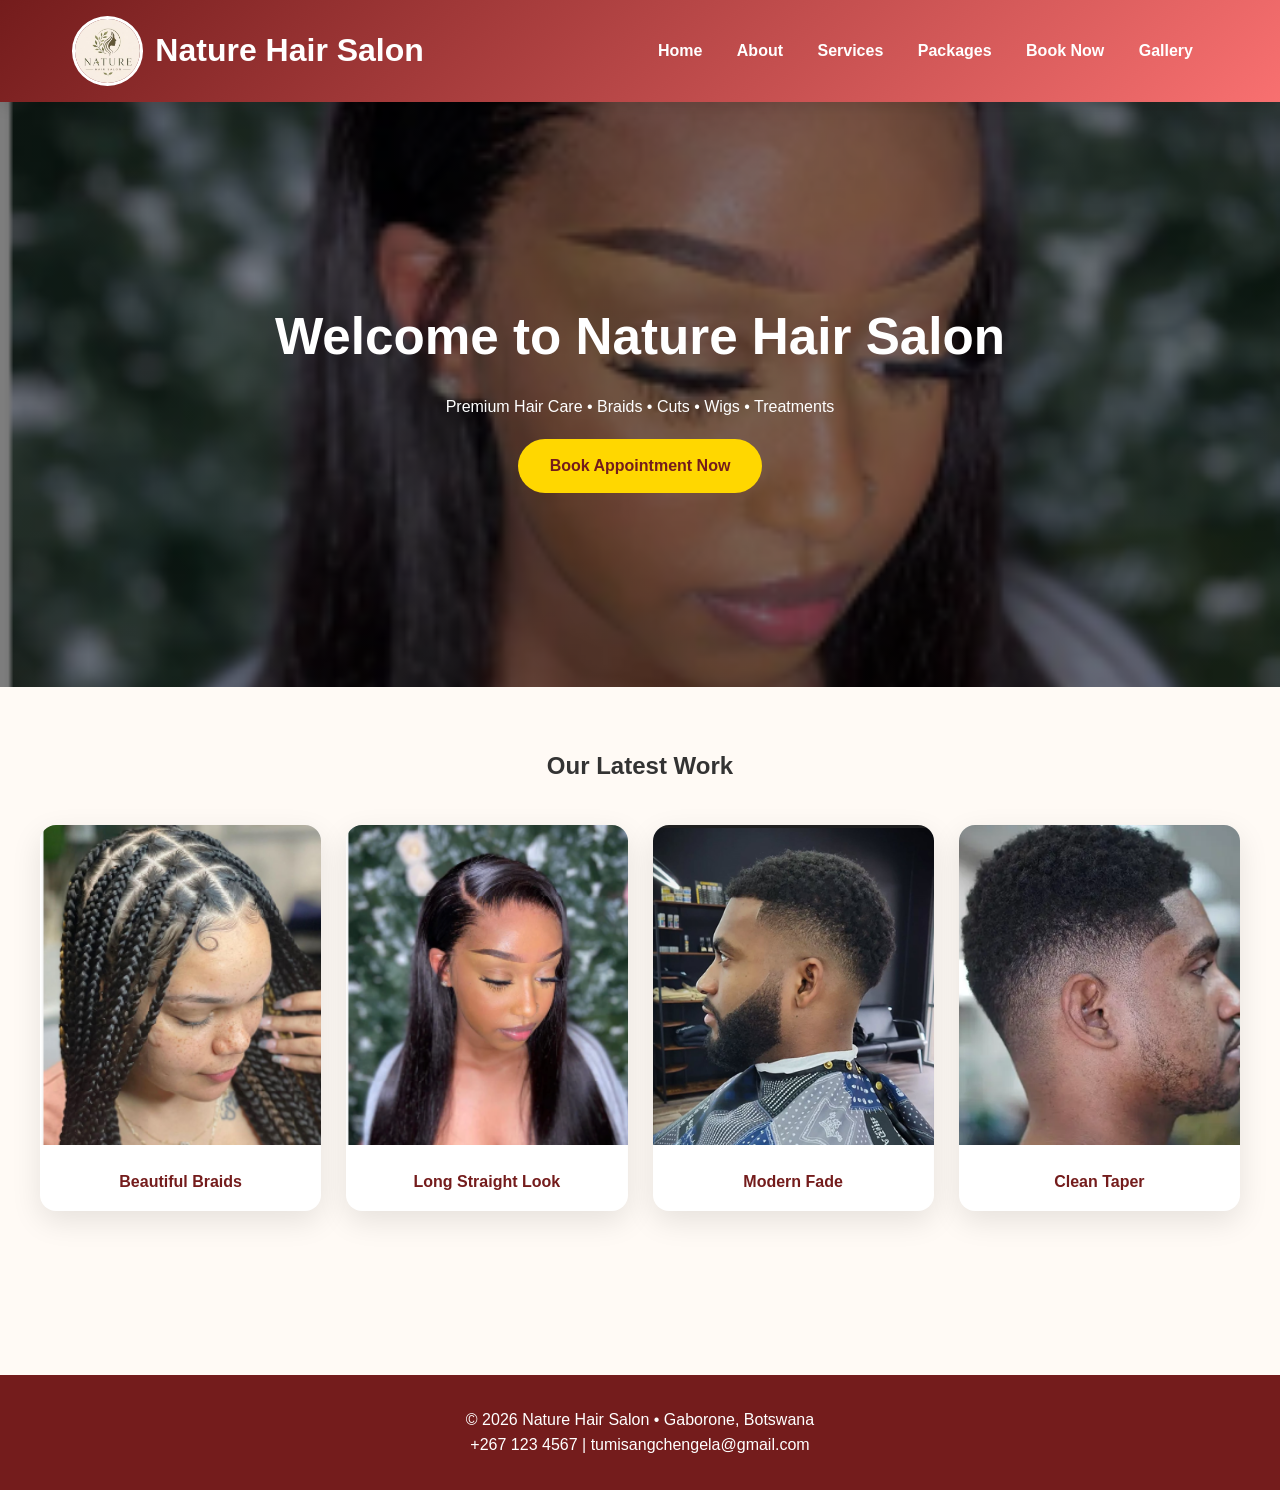
<file: index.html>
<!DOCTYPE html>
<html lang="en">
<head>
    <meta charset="UTF-8">
    <meta name="viewport" content="width=device-width, initial-scale=1.0">
    <title>Nature Hair Salon | Gaborone</title>
    
   <!-- Bootstrap JavaScript -->
<script src="https://cdn.jsdelivr.net/npm/bootstrap@5.3.3/dist/js/bootstrap.bundle.min.js"></script> 
    
     <link rel="stylesheet" href="style.css">
</head>
<body>
    <header>
        <div class="header-content">
            <div class="logo">
                <img src="images/logo.png" alt="Nature Hair Salon">
                <h1>Nature Hair Salon</h1>
            </div>
            <nav>
                <a href="index.html">Home</a>
                <a href="About.html">About</a>
                <a href="service.html">Services</a>
                <a href="Special Packages.html">Packages</a>
                <a href="booking.html">Book Now</a>
                <a href="gallery.html">Gallery</a>
            </nav>
        </div>
    </header>

    <main>
        <section class="hero">
            <div class="hero-content">
                <h2>Welcome to Nature Hair Salon</h2>
                <p>Premium Hair Care • Braids • Cuts • Wigs • Treatments</p>
                <a href="booking.html" class="btn-primary">Book Appointment Now</a>
            </div>
        </section>

        <section style="padding: 60px 20px; text-align:center;">
            <h2>Our Latest Work</h2>
            <div class="gallery-grid">
                <figure><img src="images/lady1.png" alt="Lady 1"><figcaption>Beautiful Braids</figcaption></figure>
                <figure><img src="images/lady2.png" alt="Lady 2"><figcaption>Long Straight Look</figcaption></figure>
                <figure><img src="images/man1.png" alt="Man 1"><figcaption>Modern Fade</figcaption></figure>
                <figure><img src="images/man2.png" alt="Man 2"><figcaption>Clean Taper</figcaption></figure>
            </div>
        </section>
    </main>

    <footer>
        <p>&copy; 2026 Nature Hair Salon • Gaborone, Botswana</p>
        <p>+267 123 4567 | tumisangchengela@gmail.com</p>
    </footer>
    
<!-- Bootstrap JavaScript -->
<script src="https://cdn.jsdelivr.net/npm/bootstrap@5.3.3/dist/js/bootstrap.bundle.min.js"></script>
    
</body>
</html>
</file>
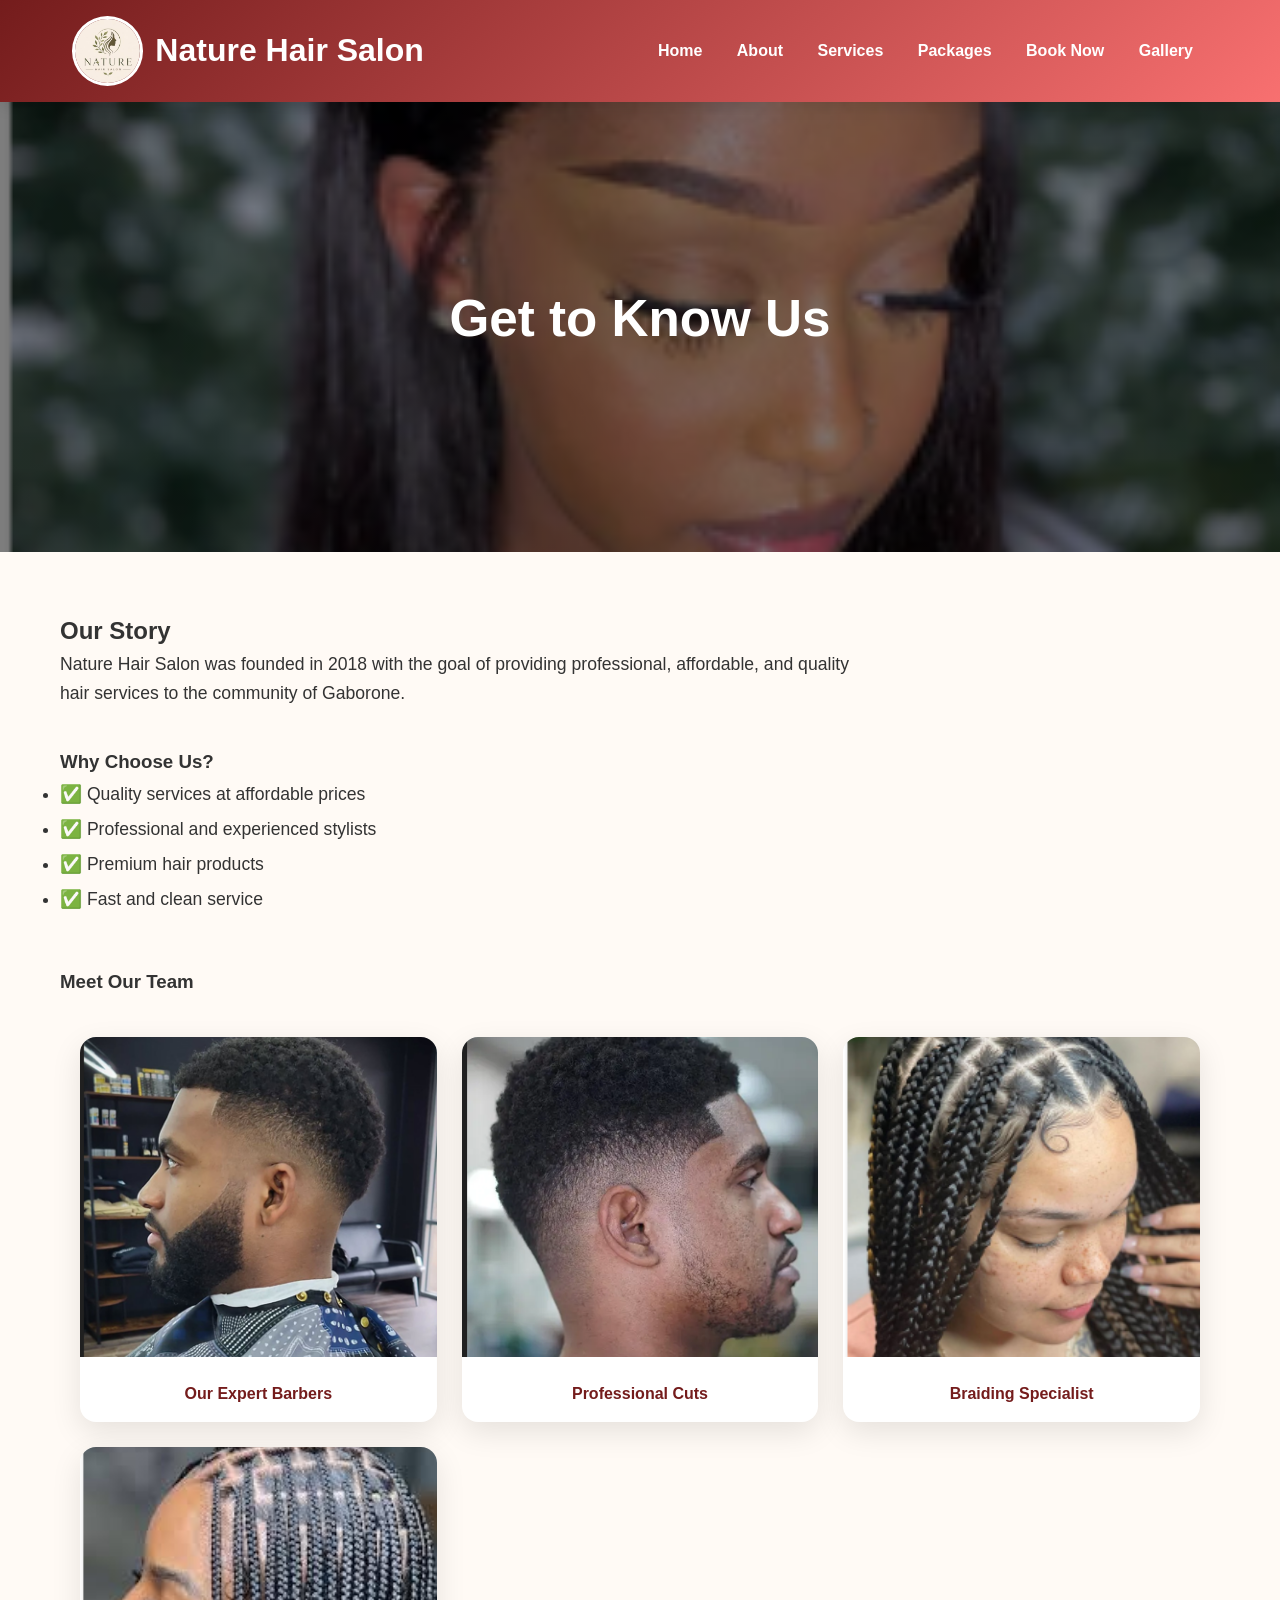
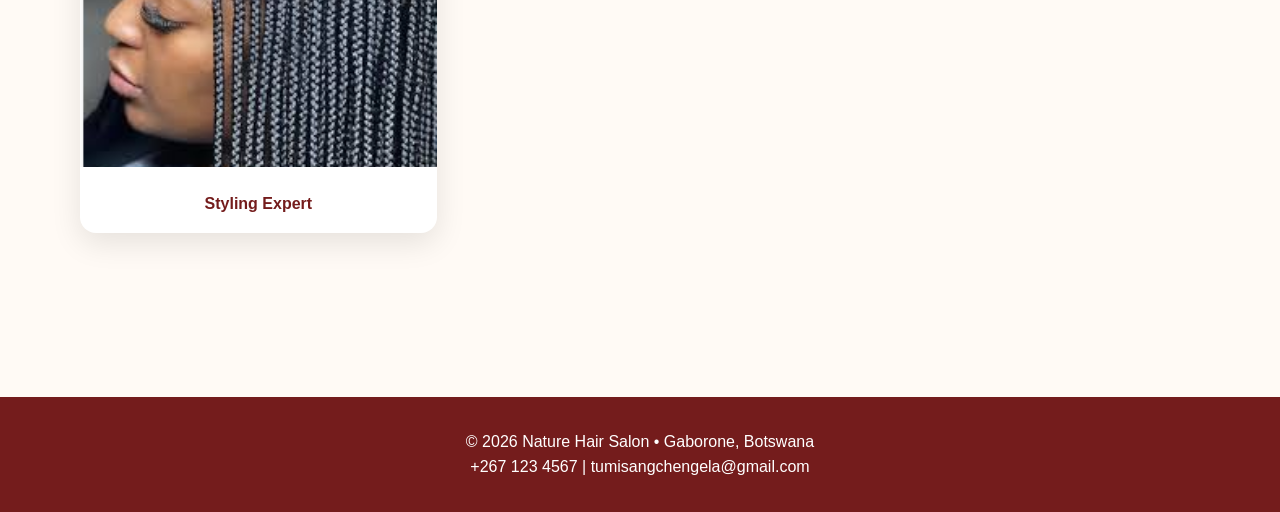
<file: About.html>
<!DOCTYPE html>
<html lang="en">
<head>
    <meta charset="UTF-8">
    <meta name="viewport" content="width=device-width, initial-scale=1.0">
    <title>About Us - Nature Hair Salon</title>
    <link rel="stylesheet" href="style.css">
</head>
<body>
    <header>
        <div class="header-content">
            <div class="logo">
                <img src="images/logo.png" alt="Nature Hair Salon">
                <h1>Nature Hair Salon</h1>
            </div>
            <nav>
                <a href="index.html">Home</a>
                <a href="About.html">About</a>
                <a href="service.html">Services</a>
                <a href="Special Packages.html">Packages</a>
                <a href="booking.html">Book Now</a>
                <a href="gallery.html">Gallery</a>
            </nav>
        </div>
    </header>

    <main>
        <section class="hero" style="height: 50vh;">
            <div class="hero-content">
                <h2>Get to Know Us</h2>
            </div>
        </section>

        <section style="padding: 60px 20px; max-width: 1200px; margin: 0 auto;">
            <h2>Our Story</h2>
            <p style="font-size: 1.1rem; max-width: 800px;">
                Nature Hair Salon was founded in 2018 with the goal of providing professional, affordable, and quality hair services to the community of Gaborone.
            </p>

            <h3 style="margin-top: 40px;">Why Choose Us?</h3>
            <ul style="font-size: 1.1rem; line-height: 2;">
                <li>✅ Quality services at affordable prices</li>
                <li>✅ Professional and experienced stylists</li>
                <li>✅ Premium hair products</li>
                <li>✅ Fast and clean service</li>
            </ul>

            <h3 style="margin-top: 50px;">Meet Our Team</h3>
            <div class="gallery-grid">
                <figure><img src="images/man1.png" alt="Man 1"><figcaption>Our Expert Barbers</figcaption></figure>
                <figure><img src="images/man2.png" alt="Man 2"><figcaption>Professional Cuts</figcaption></figure>
                <figure><img src="images/lady1.png" alt="Lady 1"><figcaption>Braiding Specialist</figcaption></figure>
                <figure><img src="images/lady3.png" alt="Lady 3"><figcaption>Styling Expert</figcaption></figure>
            </div>
        </section>
    </main>

    <footer>
        <p>&copy; 2026 Nature Hair Salon • Gaborone, Botswana</p>
        <p>+267 123 4567 | tumisangchengela@gmail.com</p>
    </footer>
</body>
</html>
</file>
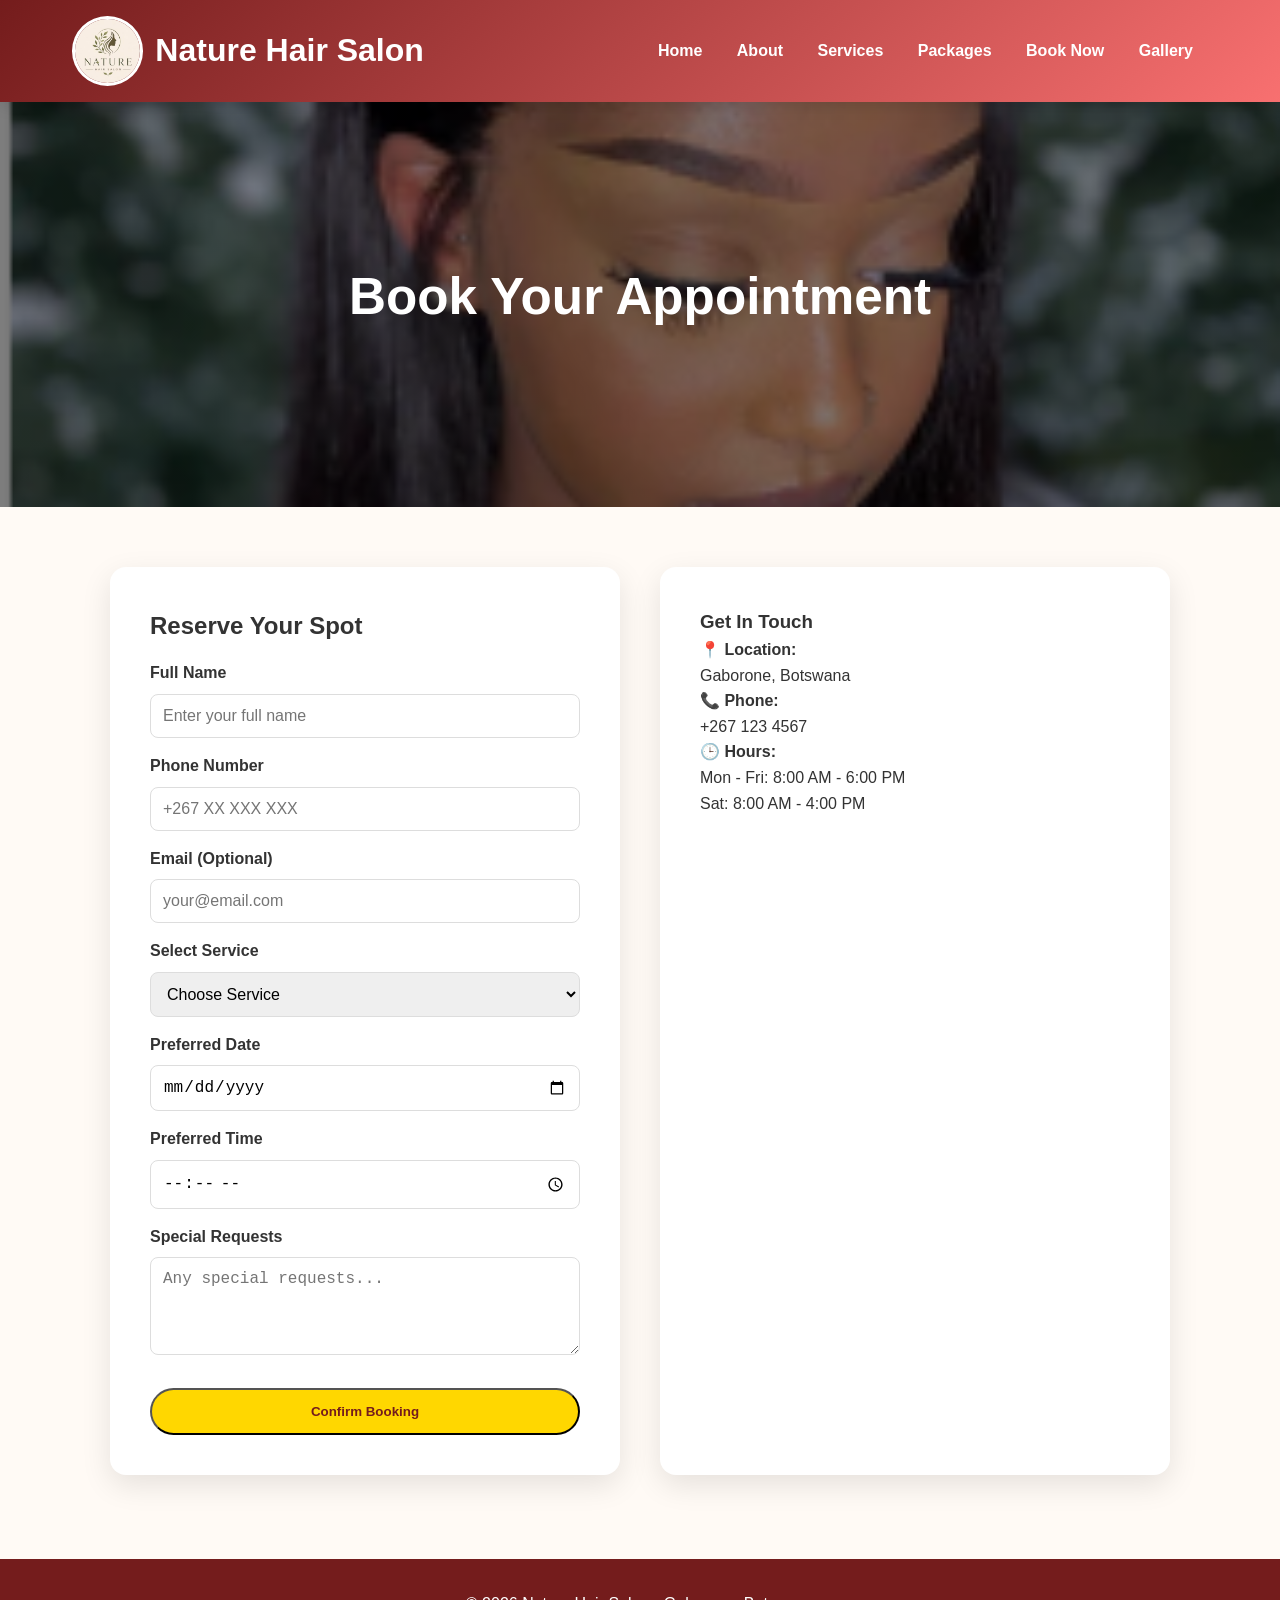
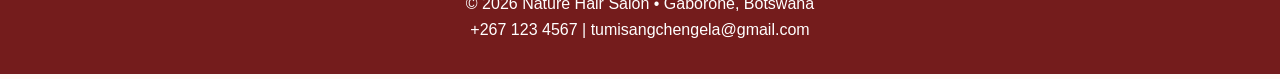
<file: booking.html>
<!DOCTYPE html>
<html lang="en">
<head>
    <meta charset="UTF-8">
    <meta name="viewport" content="width=device-width, initial-scale=1.0">
    <title>Book Appointment - Nature Hair Salon</title>
    <link rel="stylesheet" href="style.css">
    <style>
        .booking-container {
            max-width: 1100px;
            margin: 40px auto;
            display: grid;
            grid-template-columns: 1fr 1fr;
            gap: 40px;
            padding: 20px;
        }
        .form-box {
            background: white;
            padding: 40px;
            border-radius: 16px;
            box-shadow: 0 10px 30px rgba(0,0,0,0.1);
        }
        label {
            display: block;
            margin: 15px 0 8px;
            font-weight: bold;
        }
        input, select, textarea {
            width: 100%;
            padding: 12px;
            border: 1px solid #ddd;
            border-radius: 8px;
            font-size: 16px;
        }
        .btn-primary {
            width: 100%;
            margin-top: 25px;
        }
        @media (max-width: 768px) {
            .booking-container { grid-template-columns: 1fr; }
        }
    </style>
</head>
<body>
    <header>
        <div class="header-content">
            <div class="logo">
                <img src="images/logo.png" alt="Nature Hair Salon">
                <h1>Nature Hair Salon</h1>
            </div>
            <nav>
                <a href="index.html">Home</a>
                <a href="About.html">About</a>
                <a href="service.html">Services</a>
                <a href="Special Packages.html">Packages</a>
                <a href="booking.html">Book Now</a>
                <a href="gallery.html">Gallery</a>
            </nav>
        </div>
    </header>

    <main>
        <section class="hero" style="height: 45vh;">
            <div class="hero-content">
                <h2>Book Your Appointment</h2>
            </div>
        </section>

        <div class="booking-container">
            <div class="form-box">
                <h2>Reserve Your Spot</h2>
                <form>
                    <label>Full Name</label>
                    <input type="text" placeholder="Enter your full name" required>

                    <label>Phone Number</label>
                    <input type="tel" placeholder="+267 XX XXX XXX" required>

                    <label>Email (Optional)</label>
                    <input type="email" placeholder="your@email.com">

                    <label>Select Service</label>
                    <select required>
                        <option value="">Choose Service</option>
                        <option>Men's Haircut</option>
                        <option>Ladies Haircut</option>
                        <option>Box Braids</option>
                        <option>Knotless Braids</option>
                        <option>Weave / Wig Install</option>
                        <option>Hair Treatment</option>
                        <option>Glam Package</option>
                    </select>

                    <label>Preferred Date</label>
                    <input type="date" required>

                    <label>Preferred Time</label>
                    <input type="time" required>

                    <label>Special Requests</label>
                    <textarea rows="4" placeholder="Any special requests..."></textarea>

                    <button type="submit" class="btn-primary">Confirm Booking</button>
                </form>
            </div>

            <div style="background:white; padding:40px; border-radius:16px; box-shadow: 0 10px 30px rgba(0,0,0,0.1);">
                <h3>Get In Touch</h3>
                <p><strong>📍 Location:</strong><br> Gaborone, Botswana</p>
                <p><strong>📞 Phone:</strong><br> +267 123 4567</p>
                <p><strong>🕒 Hours:</strong><br> Mon - Fri: 8:00 AM - 6:00 PM<br>Sat: 8:00 AM - 4:00 PM</p>
            </div>
        </div>
    </main>

    <footer>
        <p>&copy; 2026 Nature Hair Salon • Gaborone, Botswana</p>
        <p>+267 123 4567 | tumisangchengela@gmail.com</p>
    </footer>
<script>
    const form = document.querySelector("form");

    form.addEventListener("submit", function(event) {
        event.preventDefault();

        alert("Your booking has been confirmed!");
    });
</script>
</body>
</html>
</file>
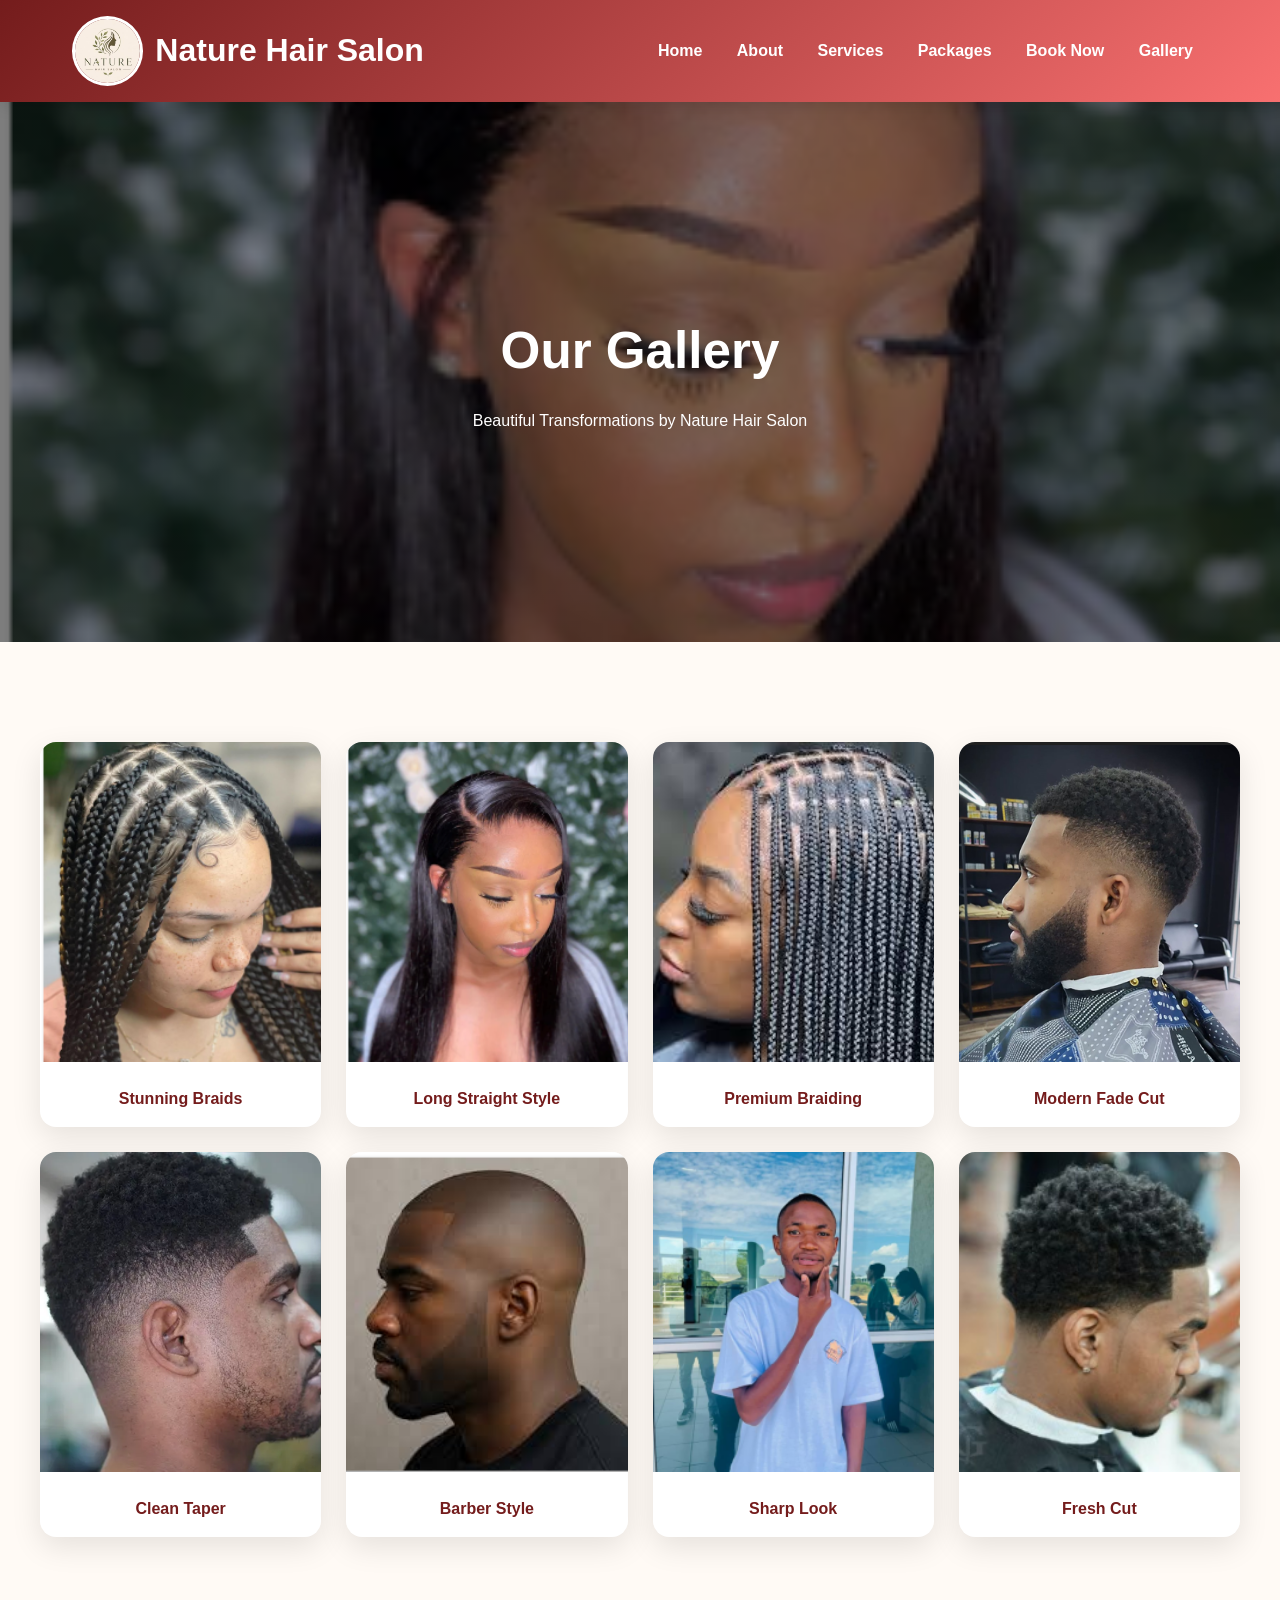
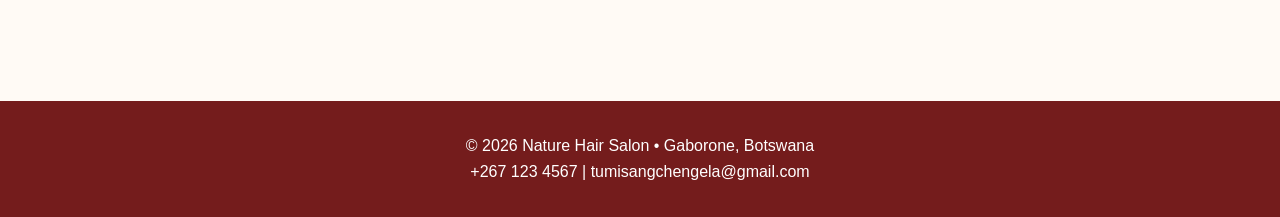
<file: gallery.html>
<!DOCTYPE html>
<html lang="en">
<head>
    <meta charset="UTF-8">
    <meta name="viewport" content="width=device-width, initial-scale=1.0">
    <title>Gallery - Nature Hair Salon</title>
    <link rel="stylesheet" href="style.css">
</head>
<body>
    <header>
        <div class="header-content">
            <div class="logo">
                <img src="images/logo.png" alt="Nature Hair Salon">
                <h1>Nature Hair Salon</h1>
            </div>
            <nav>
                <a href="index.html">Home</a>
                <a href="About.html">About</a>
                <a href="service.html">Services</a>
                <a href="Special Packages.html">Packages</a>
                <a href="booking.html">Book Now</a>
                <a href="gallery.html">Gallery</a>
            </nav>
        </div>
    </header>

    <main>
        <section class="hero" style="height: 60vh; background-image: linear-gradient(rgba(0,0,0,0.5), rgba(0,0,0,0.5)), url('images/lady2.png');">
            <div class="hero-content">
                <h2>Our Gallery</h2>
                <p>Beautiful Transformations by Nature Hair Salon</p>
            </div>
        </section>

        <section style="padding: 60px 20px;">
            <div class="gallery-grid">
                <figure><img src="images/lady1.png" alt="Lady 1"><figcaption>Stunning Braids</figcaption></figure>
                <figure><img src="images/lady2.png" alt="Lady 2"><figcaption>Long Straight Style</figcaption></figure>
                <figure><img src="images/lady3.png" alt="Lady 3"><figcaption>Premium Braiding</figcaption></figure>
                
                <figure><img src="images/man1.png" alt="Man 1"><figcaption>Modern Fade Cut</figcaption></figure>
                <figure><img src="images/man2.png" alt="Man 2"><figcaption>Clean Taper</figcaption></figure>
                <figure><img src="images/man3.png" alt="Man 3"><figcaption>Barber Style</figcaption></figure>
                <figure><img src="images/man4.png" alt="Man 4"><figcaption>Sharp Look</figcaption></figure>
                <figure><img src="images/man5.png" alt="Man 5"><figcaption>Fresh Cut</figcaption></figure>
            </div>
        </section>
    </main>

    <footer>
        <p>&copy; 2026 Nature Hair Salon • Gaborone, Botswana</p>
        <p>+267 123 4567 | tumisangchengela@gmail.com</p>
    </footer>
</body>
</html>
</file>
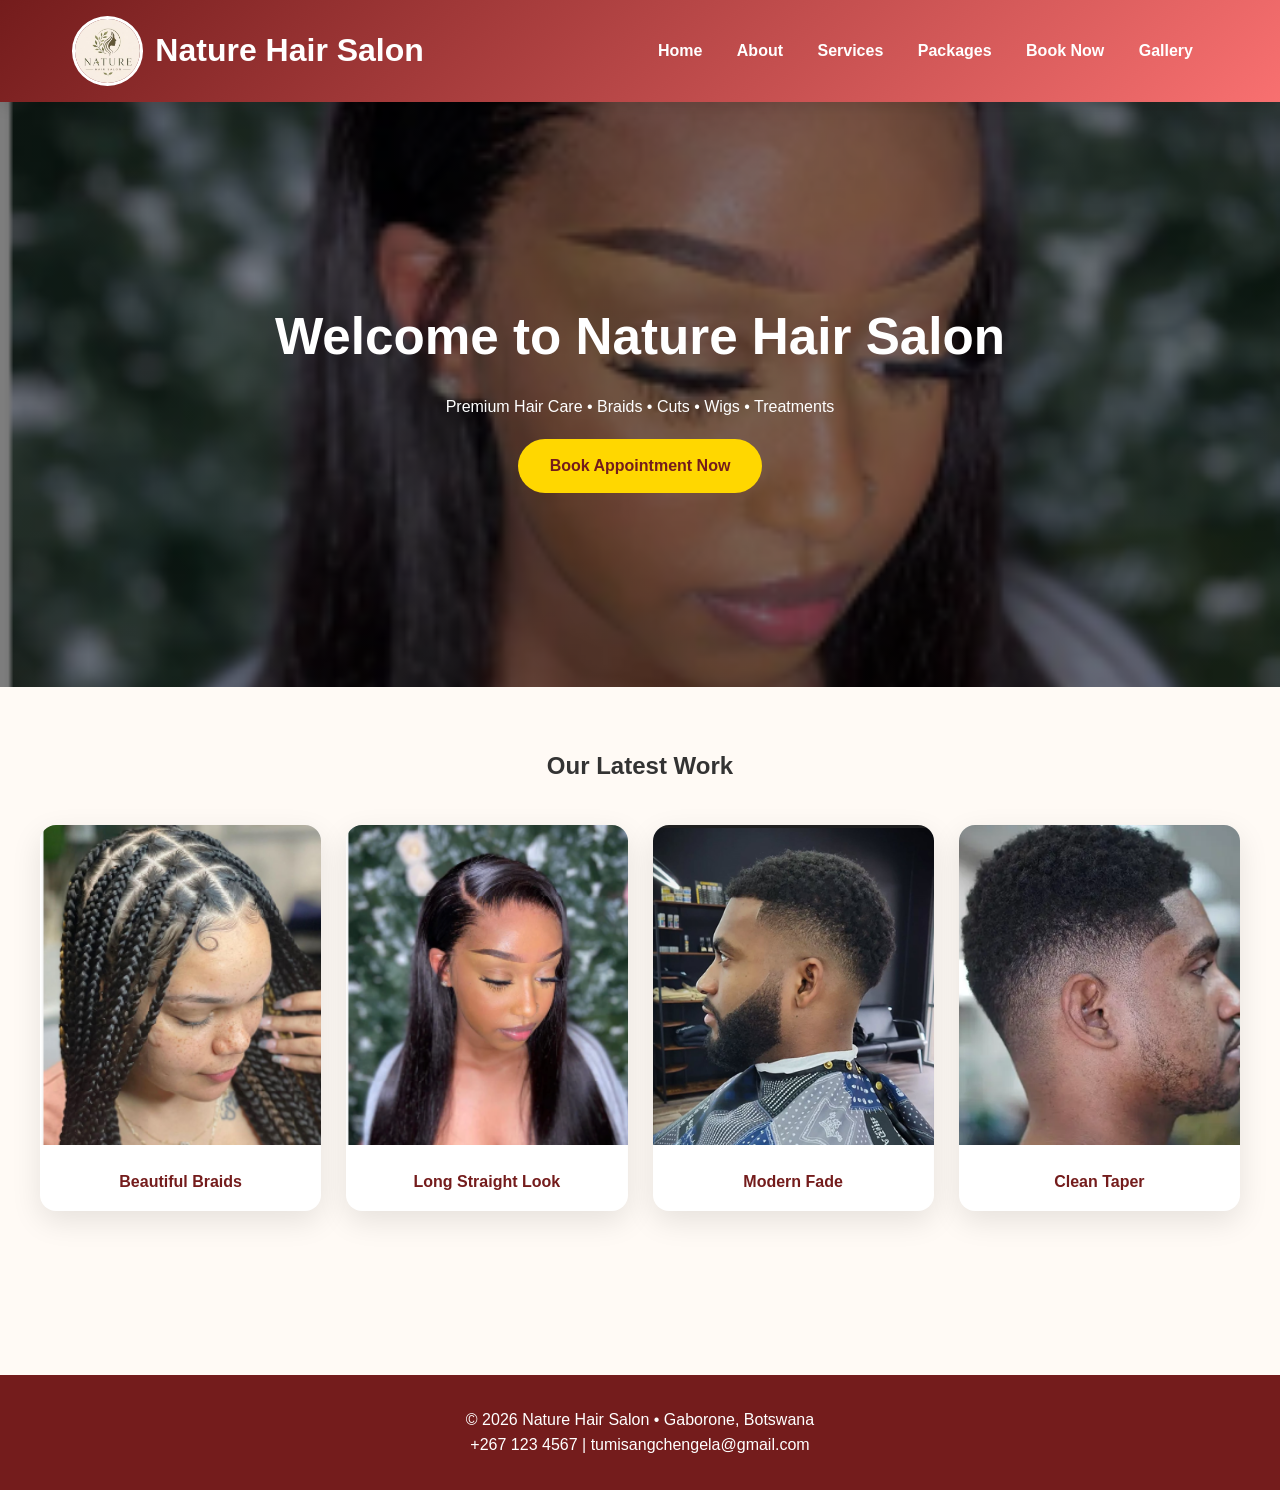
<file: index(home).html>
<!DOCTYPE html>
<html lang="en">
<head>
    <meta charset="UTF-8">
    <meta name="viewport" content="width=device-width, initial-scale=1.0">
    <title>Nature Hair Salon | Gaborone</title>
    <link rel="stylesheet" href="style.css">
</head>
<body>
    <header>
        <div class="header-content">
            <div class="logo">
                <img src="images/logo.png" alt="Nature Hair Salon">
                <h1>Nature Hair Salon</h1>
            </div>
            <nav>
                <a href="index(home).html">Home</a>
                <a href="About.html">About</a>
                <a href="service.html">Services</a>
                <a href="Special Packages.html">Packages</a>
                <a href="booking.html">Book Now</a>
                <a href="gallery.html">Gallery</a>
            </nav>
        </div>
    </header>

    <main>
        <section class="hero">
            <div class="hero-content">
                <h2>Welcome to Nature Hair Salon</h2>
                <p>Premium Hair Care • Braids • Cuts • Wigs • Treatments</p>
                <a href="booking.html" class="btn-primary">Book Appointment Now</a>
            </div>
        </section>

        <section style="padding: 60px 20px; text-align:center;">
            <h2>Our Latest Work</h2>
            <div class="gallery-grid">
                <figure><img src="images/lady1.png" alt="Lady 1"><figcaption>Beautiful Braids</figcaption></figure>
                <figure><img src="images/lady2.png" alt="Lady 2"><figcaption>Long Straight Look</figcaption></figure>
                <figure><img src="images/man1.png" alt="Man 1"><figcaption>Modern Fade</figcaption></figure>
                <figure><img src="images/man2.png" alt="Man 2"><figcaption>Clean Taper</figcaption></figure>
            </div>
        </section>
    </main>

    <footer>
        <p>&copy; 2026 Nature Hair Salon • Gaborone, Botswana</p>
        <p>+267 123 4567 | tumisangchengela@gmail.com</p>
    </footer>
</body>
</html>
</file>
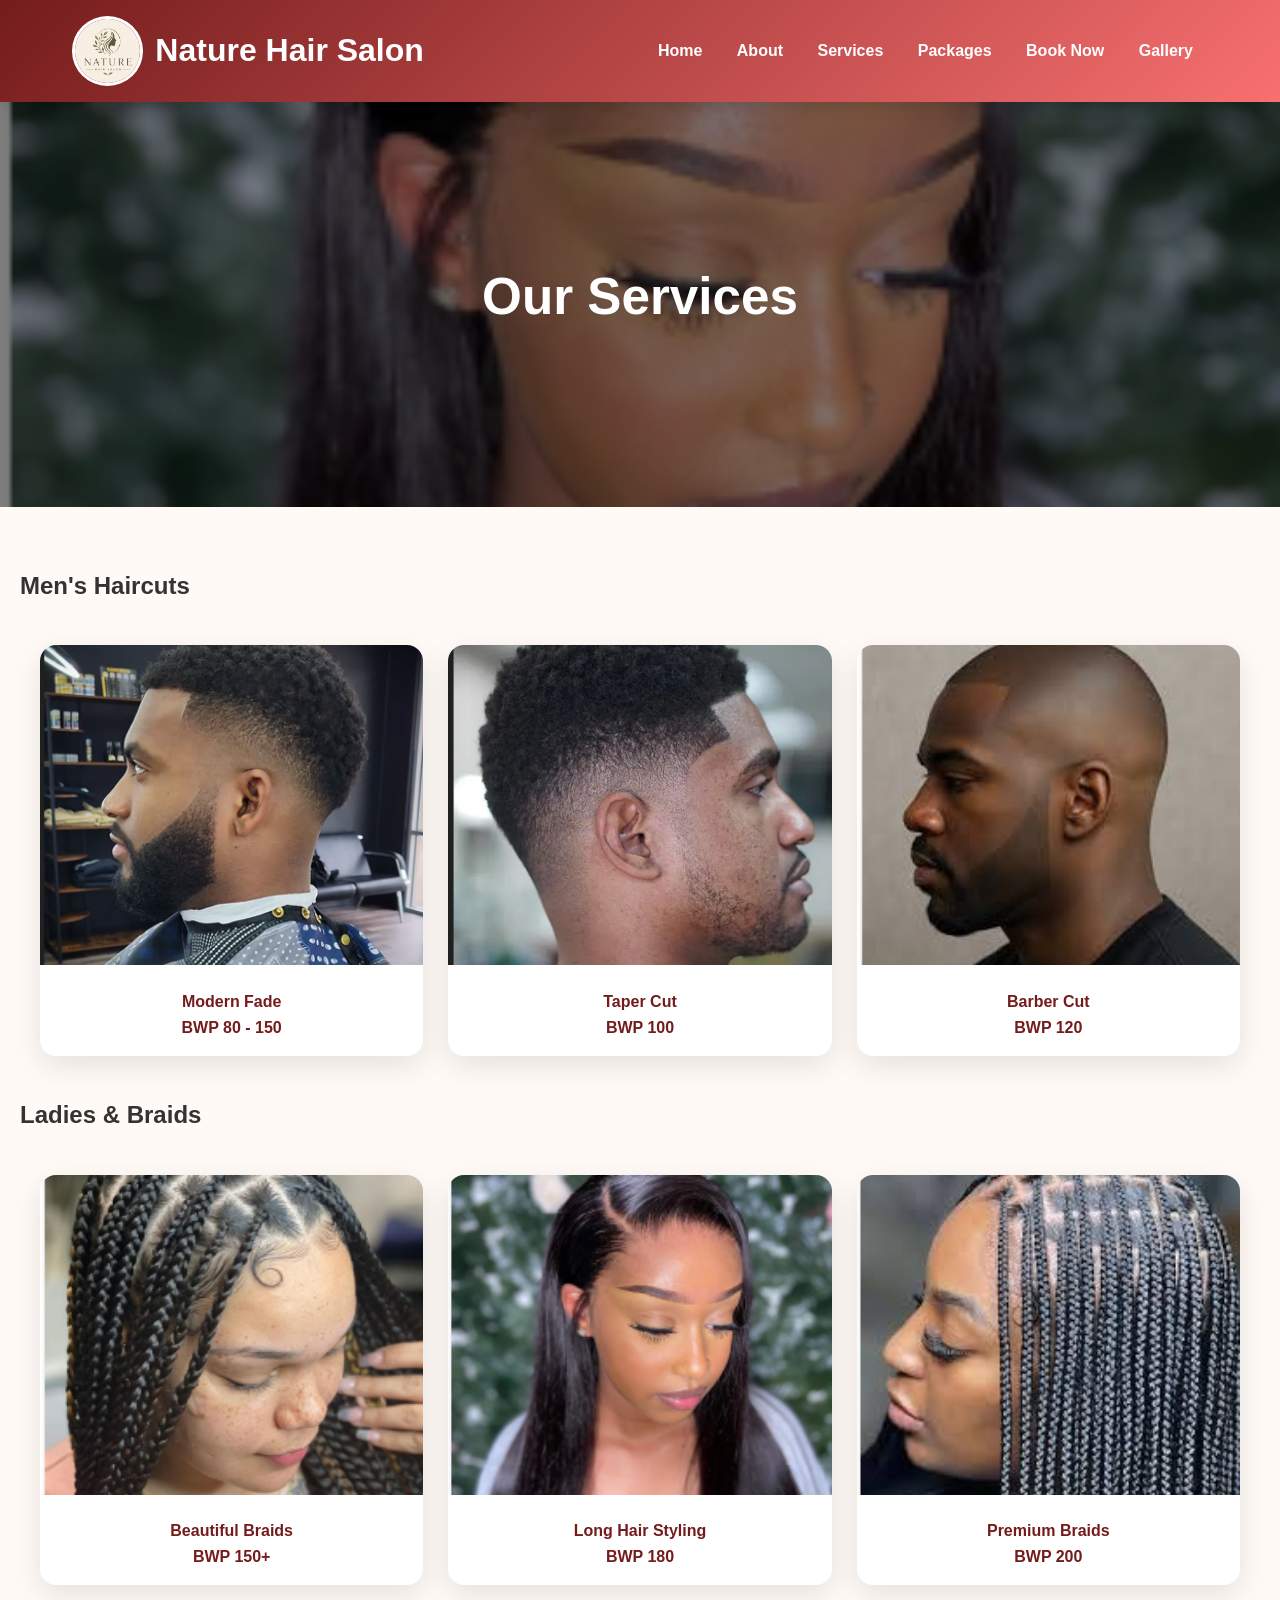
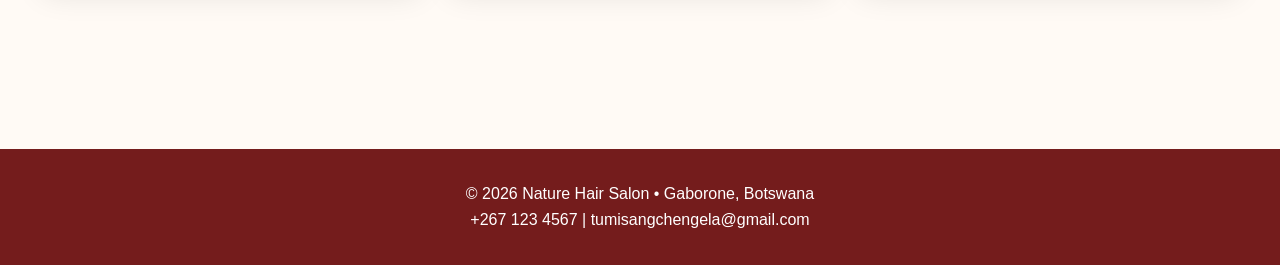
<file: service.html>
<!DOCTYPE html>
<html lang="en">
<head>
    <meta charset="UTF-8">
    <meta name="viewport" content="width=device-width, initial-scale=1.0">
    <title>Services - Nature Hair Salon</title>
    <link rel="stylesheet" href="style.css">
</head>
<body>
    <header>
        <div class="header-content">
            <div class="logo">
                <img src="images/logo.png" alt="Nature Hair Salon">
                <h1>Nature Hair Salon</h1>
            </div>
            <nav>
                <a href="index.html">Home</a>
                <a href="About.html">About</a>
                <a href="service.html">Services</a>
                <a href="Special Packages.html">Packages</a>
                <a href="booking.html">Book Now</a>
                <a href="gallery.html">Gallery</a>
            </nav>
        </div>
    </header>

    <main>
        <section class="hero" style="height: 45vh;">
            <div class="hero-content">
                <h2>Our Services</h2>
            </div>
        </section>

        <section style="padding: 60px 20px; max-width: 1300px; margin: 0 auto;">
            <h2>Men's Haircuts</h2>
            <div class="gallery-grid">
                <figure><img src="images/man1.png" alt="Man 1"><figcaption>Modern Fade<br><strong>BWP 80 - 150</strong></figcaption></figure>
                <figure><img src="images/man2.png" alt="Man 2"><figcaption>Taper Cut<br><strong>BWP 100</strong></figcaption></figure>
                <figure><img src="images/man3.png" alt="Man 3"><figcaption>Barber Cut<br><strong>BWP 120</strong></figcaption></figure>
            </div>

            <h2>Ladies & Braids</h2>
            <div class="gallery-grid">
                <figure><img src="images/lady1.png" alt="Lady 1"><figcaption>Beautiful Braids<br><strong>BWP 150+</strong></figcaption></figure>
                <figure><img src="images/lady2.png" alt="Lady 2"><figcaption>Long Hair Styling<br><strong>BWP 180</strong></figcaption></figure>
                <figure><img src="images/lady3.png" alt="Lady 3"><figcaption>Premium Braids<br><strong>BWP 200</strong></figcaption></figure>
            </div>
        </section>
    </main>

    <footer>
        <p>&copy; 2026 Nature Hair Salon • Gaborone, Botswana</p>
        <p>+267 123 4567 | tumisangchengela@gmail.com</p>
    </footer>
</body>
</html>
</file>
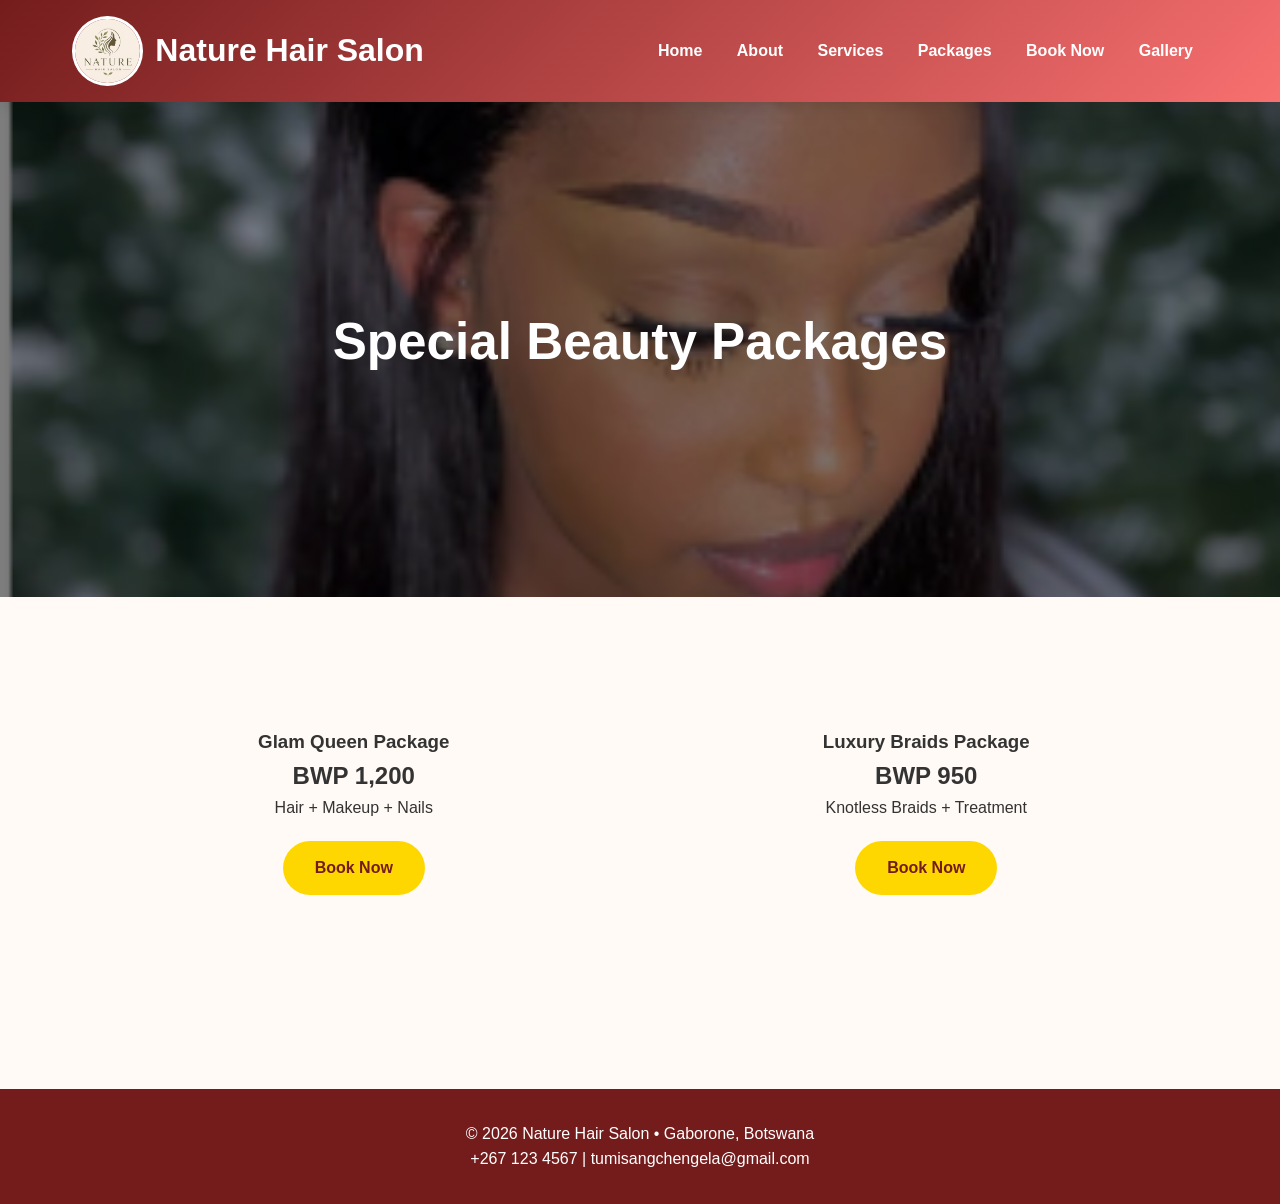
<file: Special Packages.html>
<!DOCTYPE html>
<html lang="en">
<head>
    <meta charset="UTF-8">
    <meta name="viewport" content="width=device-width, initial-scale=1.0">
    <title>Special Packages - Nature Hair Salon</title>
    <link rel="stylesheet" href="style.css">
</head>
<body>
    <header>
        <div class="header-content">
            <div class="logo">
                <img src="images/logo.png" alt="Nature Hair Salon">
                <h1>Nature Hair Salon</h1>
            </div>
            <nav>
                <a href="index.html">Home</a>
                <a href="About.html">About</a>
                <a href="service.html">Services</a>
                <a href="Special Packages.html">Packages</a>
                <a href="booking.html">Book Now</a>
                <a href="gallery.html">Gallery</a>
            </nav>
        </div>
    </header>

    <main>
        <section class="hero" style="height: 55vh;">
            <div class="hero-content">
                <h2>Special Beauty Packages</h2>
            </div>
        </section>

        <section style="padding: 60px 20px; max-width: 1200px; margin: 0 auto;">
            <div class="gallery-grid">
                <div class="package-card" style="padding: 30px; text-align:center;">
                    <h3>Glam Queen Package</h3>
                    <h1>BWP 1,200</h1>
                    <p>Hair + Makeup + Nails</p>
                    <a href="booking.html" class="btn-primary">Book Now</a>
                </div>
                <div class="package-card" style="padding: 30px; text-align:center;">
                    <h3>Luxury Braids Package</h3>
                    <h1>BWP 950</h1>
                    <p>Knotless Braids + Treatment</p>
                    <a href="booking.html" class="btn-primary">Book Now</a>
                </div>
            </div>
        </section>
    </main>

    <footer>
        <p>&copy; 2026 Nature Hair Salon • Gaborone, Botswana</p>
        <p>+267 123 4567 | tumisangchengela@gmail.com</p>
    </footer>
</body>
</html>
</file>
<file: style.css>
* {
    margin: 0;
    padding: 0;
    box-sizing: border-box;
}

body {
    font-family: 'Segoe UI', Tahoma, Geneva, Verdana, sans-serif;
    line-height: 1.6;
    color: #333;
    background: #fffaf5;
}

/* HEADER */
header {
    background: linear-gradient(135deg, #741c1c, #f87070);
    color: white;
    position: sticky;
    top: 0;
    z-index: 100;
    box-shadow: 0 4px 15px rgba(0,0,0,0.1);
}

.header-content {
    max-width: 1200px;
    margin: 0 auto;
    padding: 1rem 2rem;
    display: flex;
    align-items: center;
    justify-content: space-between;
    flex-wrap: wrap;
}

.logo {
    display: flex;
    align-items: center;
    gap: 12px;
}

.logo img {
    height: 70px;
    border-radius: 50%;
    border: 3px solid white;
}

nav a {
    color: white;
    text-decoration: none;
    margin: 0 15px;
    font-weight: 600;
    transition: all 0.3s;
}

nav a:hover {
    color: #ffd700;
}

/* HERO */
.hero {
    height: 65vh;
    background: linear-gradient(rgba(0,0,0,0.5), rgba(0,0,0,0.5)), url('images/lady2.png') center/cover no-repeat;
    display: flex;
    align-items: center;
    justify-content: center;
    text-align: center;
    color: white;
}

.hero-content h2 {
    font-size: 3.2rem;
    margin-bottom: 1rem;
}

.btn-primary {
    display: inline-block;
    background: #ffd700;
    color: #741c1c;
    padding: 14px 32px;
    border-radius: 50px;
    font-weight: bold;
    text-decoration: none;
    margin-top: 20px;
    transition: all 0.3s;
}

.btn-primary:hover {
    background: white;
    transform: scale(1.05);
}

/* GALLERY GRID */
.gallery-grid {
    display: grid;
    grid-template-columns: repeat(auto-fit, minmax(280px, 1fr));
    gap: 25px;
    padding: 40px 20px;
    max-width: 1300px;
    margin: 0 auto;
}

.gallery-item, figure {
    background: white;
    border-radius: 16px;
    overflow: hidden;
    box-shadow: 0 10px 30px rgba(0,0,0,0.1);
    transition: all 0.4s;
}

.gallery-item:hover, figure:hover {
    transform: translateY(-12px);
    box-shadow: 0 20px 40px rgba(0,0,0,0.15);
}

.gallery-item img, figure img {
    width: 100%;
    height: 320px;
    object-fit: cover;
}

figcaption {
    padding: 16px;
    text-align: center;
    font-weight: 600;
    color: #741c1c;
}

/* FOOTER */
footer {
    background: #741c1c;
    color: white;
    text-align: center;
    padding: 2rem;
    margin-top: 4rem;
}

@media (max-width: 768px) {
    .header-content {
        flex-direction: column;
        gap: 1rem;
    }
    nav a { margin: 8px 12px; }
}
</file>
